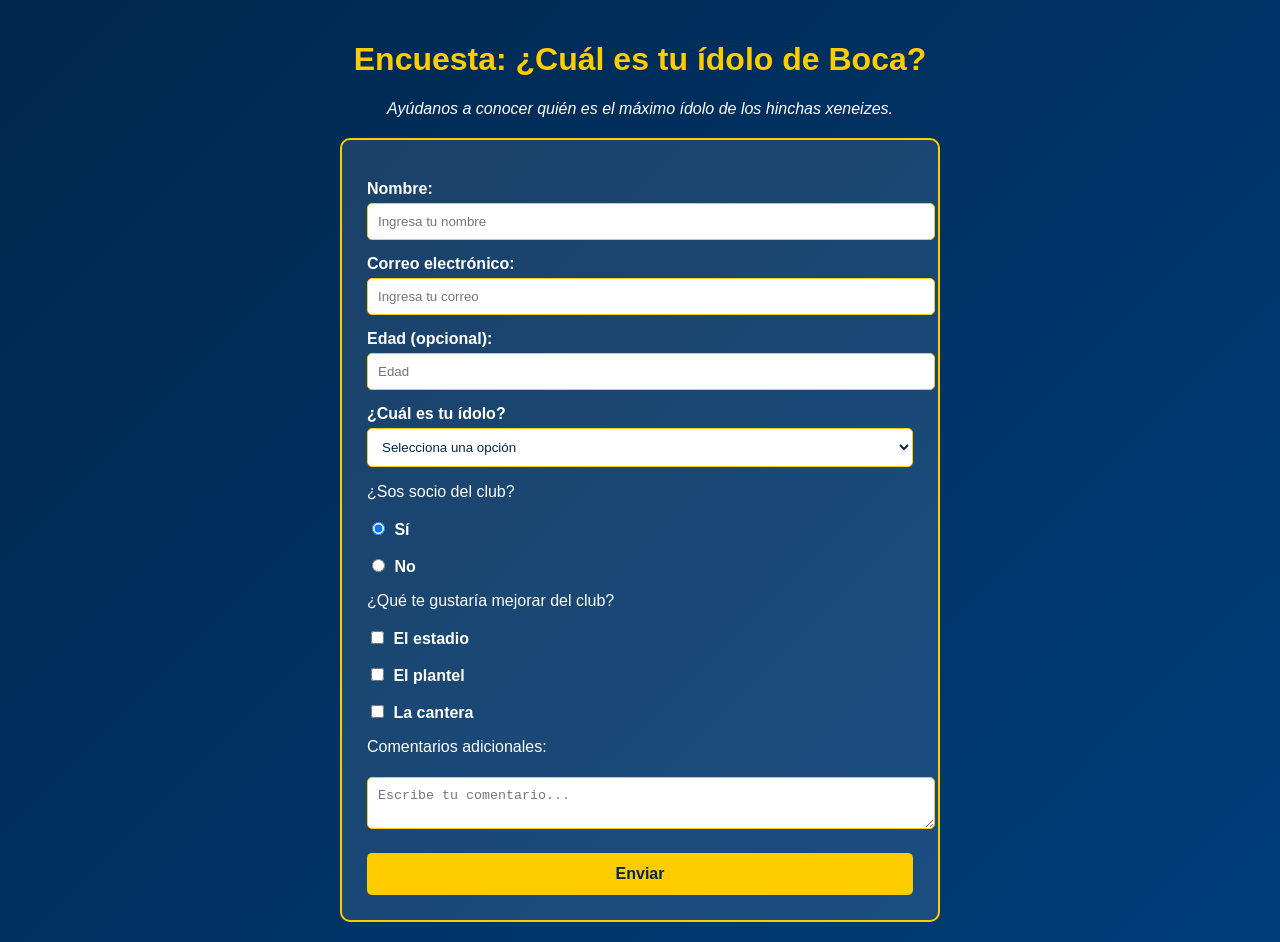
<file: para-FreeCodeCamp/Formulario de encuesta/index.html>
<!DOCTYPE html>
<html lang="es">
<head>
  <meta charset="UTF-8">
  <title>Encuesta - Ídolos de Boca</title>
  <link rel="stylesheet" href="styles.css">
</head>
<body>
  <h1 id="title">Encuesta: ¿Cuál es tu ídolo de Boca?</h1>
  <p id="description">Ayúdanos a conocer quién es el máximo ídolo de los hinchas xeneizes.</p>
  <form id="survey-form">
    <label id="name-label" for="name">Nombre:</label>
    <input id="name" type="text" placeholder="Ingresa tu nombre" required>
    <label id="email-label" for="email">Correo electrónico:</label>
    <input id="email" type="email" placeholder="Ingresa tu correo" required>

    <label id="number-label" for="number">Edad (opcional):</label>
    <input id="number" type="number" min="10" max="99" placeholder="Edad">
    <label for="dropdown">¿Cuál es tu ídolo?</label>
    <select id="dropdown">
      <option value="">Selecciona una opción</option>
      <option value="riquelme">Juan Román Riquelme</option>
      <option value="maradona">Diego Maradona</option>
      <option value="palermo">Martín Palermo</option>
      <option value="tevez">Carlos Tevez</option>
      <option value="tevez">Leandro Paredes</option>
    </select>
    <p>¿Sos socio del club?</p>
    <label><input type="radio" name="socio" value="si" checked> Sí</label>
    <label><input type="radio" name="socio" value="no"> No</label>

    <p>¿Qué te gustaría mejorar del club?</p>
    <label><input type="checkbox" value="estadio"> El estadio</label>
    <label><input type="checkbox" value="plantel"> El plantel</label>
    <label><input type="checkbox" value="cantera"> La cantera</label>
    <p>Comentarios adicionales:</p>
    <textarea placeholder="Escribe tu comentario..."></textarea>
    <button id="submit" type="submit">Enviar</button>
  </form>
</body>
</html>
</file>
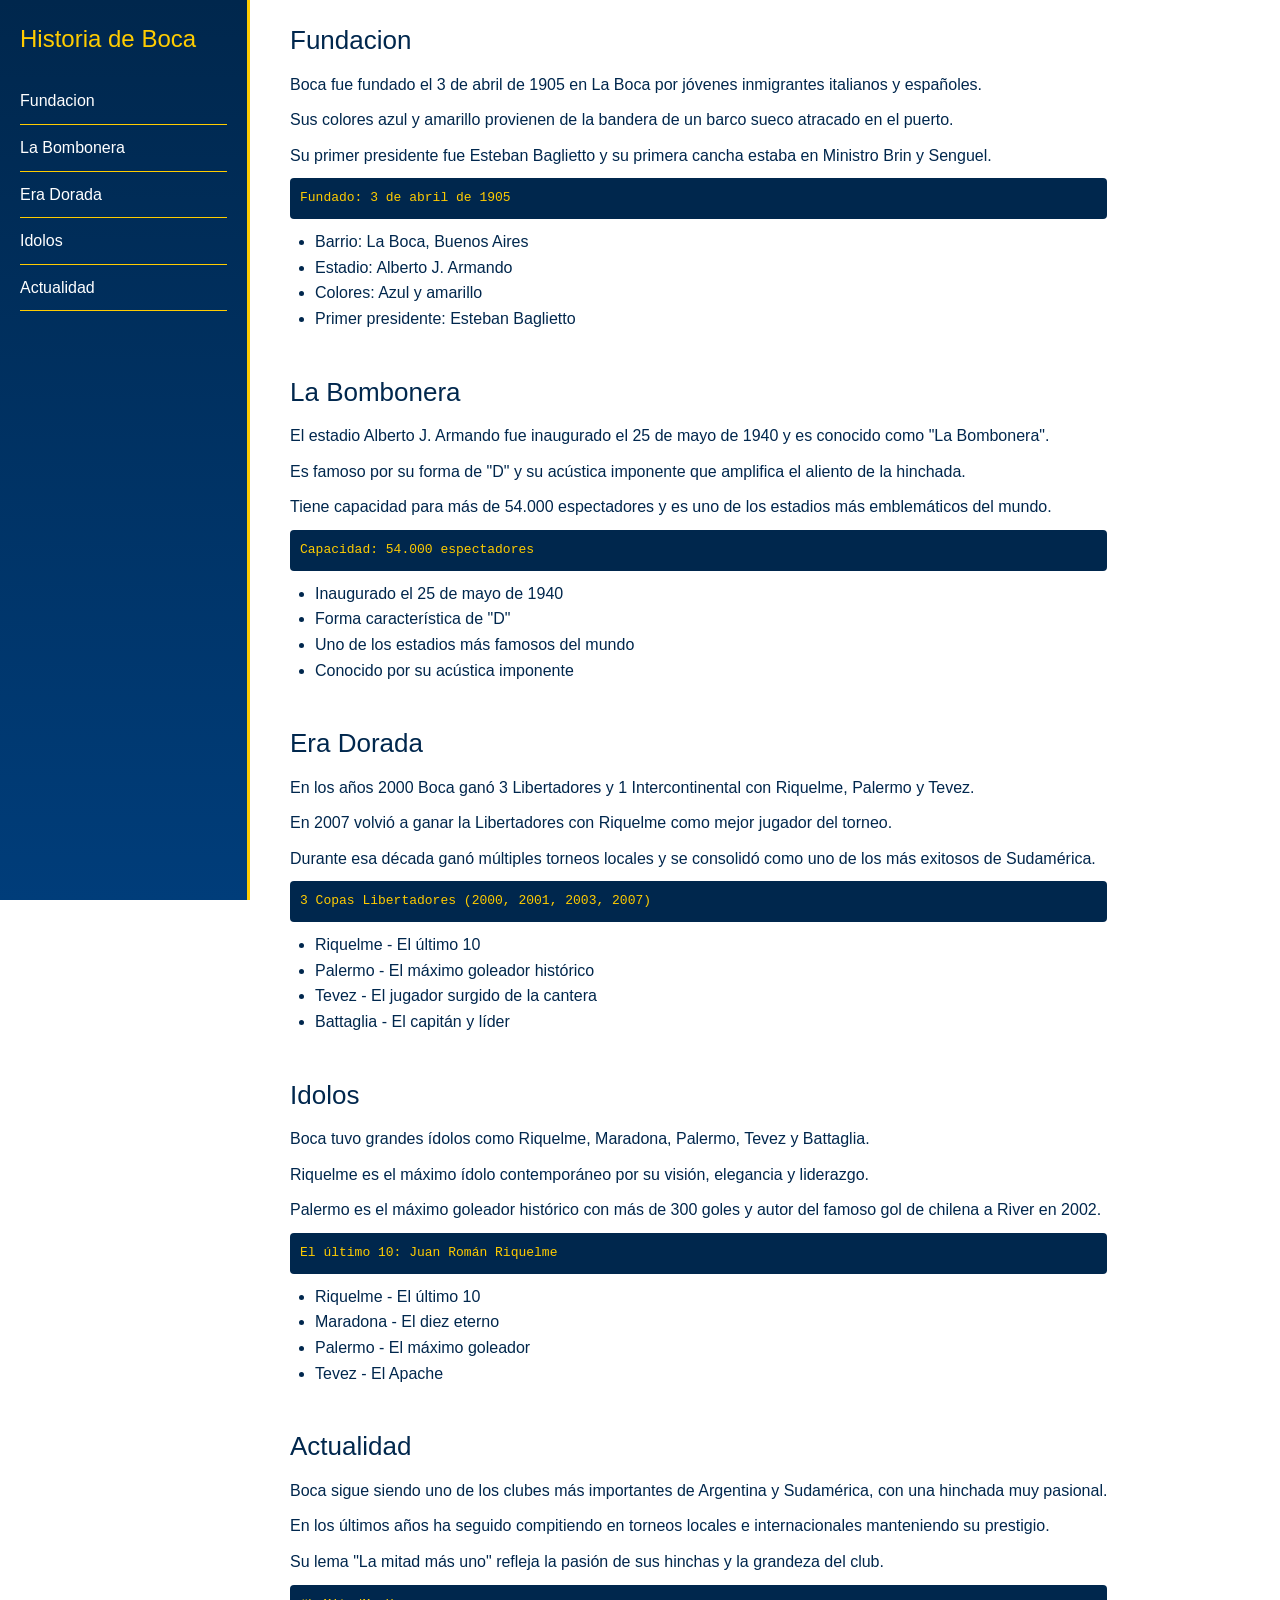
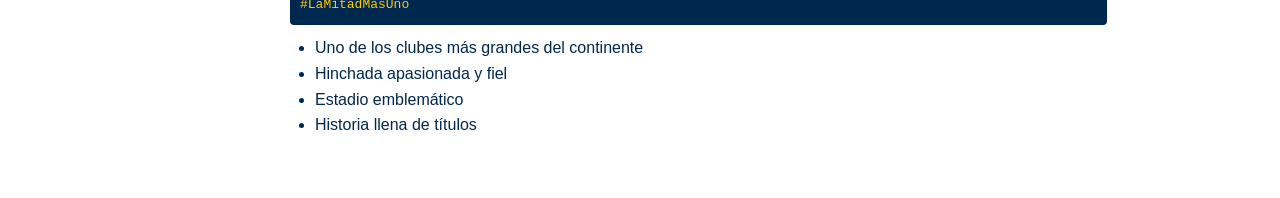
<file: para-FreeCodeCamp/Página de documentación técnica/index.html>
<!DOCTYPE html>
<html lang="es">
<head>
  <meta charset="UTF-8">
  <meta name="viewport" content="width=device-width, initial-scale=1.0">
  <title>Historia de Boca Juniors</title>
  <link rel="stylesheet" href="styles.css">
</head>
<body>
  <nav id="navbar">
    <header>Historia de Boca</header>
    <a class="nav-link" href="#Fundacion">Fundacion</a>
    <a class="nav-link" href="#La_Bombonera">La Bombonera</a>
    <a class="nav-link" href="#Era_Dorada">Era Dorada</a>
    <a class="nav-link" href="#Idolos">Idolos</a>
    <a class="nav-link" href="#Actualidad">Actualidad</a>
  </nav>
  <main id="main-doc">
    <section class="main-section" id="Fundacion">
      <header>Fundacion</header>
      <p>Boca fue fundado el 3 de abril de 1905 en La Boca por jóvenes inmigrantes italianos y españoles.</p>
      <p>Sus colores azul y amarillo provienen de la bandera de un barco sueco atracado en el puerto.</p>
      <p>Su primer presidente fue Esteban Baglietto y su primera cancha estaba en Ministro Brin y Senguel.</p>
      <code>Fundado: 3 de abril de 1905</code>
      <ul>
        <li>Barrio: La Boca, Buenos Aires</li>
        <li>Estadio: Alberto J. Armando</li>
        <li>Colores: Azul y amarillo</li>
        <li>Primer presidente: Esteban Baglietto</li>
      </ul>
    </section>
    <section class="main-section" id="La_Bombonera">
      <header>La Bombonera</header>
      <p>El estadio Alberto J. Armando fue inaugurado el 25 de mayo de 1940 y es conocido como "La Bombonera".</p>
      <p>Es famoso por su forma de "D" y su acústica imponente que amplifica el aliento de la hinchada.</p>
      <p>Tiene capacidad para más de 54.000 espectadores y es uno de los estadios más emblemáticos del mundo.</p>
      <code>Capacidad: 54.000 espectadores</code>
      <ul>
        <li>Inaugurado el 25 de mayo de 1940</li>
        <li>Forma característica de "D"</li>
        <li>Uno de los estadios más famosos del mundo</li>
        <li>Conocido por su acústica imponente</li>
      </ul>
    </section>
    <section class="main-section" id="Era_Dorada">
      <header>Era Dorada</header>
      <p>En los años 2000 Boca ganó 3 Libertadores y 1 Intercontinental con Riquelme, Palermo y Tevez.</p>
      <p>En 2007 volvió a ganar la Libertadores con Riquelme como mejor jugador del torneo.</p>
      <p>Durante esa década ganó múltiples torneos locales y se consolidó como uno de los más exitosos de Sudamérica.</p>
      <code>3 Copas Libertadores (2000, 2001, 2003, 2007)</code>
      <ul>
        <li>Riquelme - El último 10</li>
        <li>Palermo - El máximo goleador histórico</li>
        <li>Tevez - El jugador surgido de la cantera</li>
        <li>Battaglia - El capitán y líder</li>
      </ul>
    </section>
    <section class="main-section" id="Idolos">
      <header>Idolos</header>
      <p>Boca tuvo grandes ídolos como Riquelme, Maradona, Palermo, Tevez y Battaglia.</p>
      <p>Riquelme es el máximo ídolo contemporáneo por su visión, elegancia y liderazgo.</p>
      <p>Palermo es el máximo goleador histórico con más de 300 goles y autor del famoso gol de chilena a River en 2002.</p>
      <code>El último 10: Juan Román Riquelme</code>
      <ul>
        <li>Riquelme - El último 10</li>
        <li>Maradona - El diez eterno</li>
        <li>Palermo - El máximo goleador</li>
        <li>Tevez - El Apache</li>
      </ul>
    </section>
    <section class="main-section" id="Actualidad">
      <header>Actualidad</header>
      <p>Boca sigue siendo uno de los clubes más importantes de Argentina y Sudamérica, con una hinchada muy pasional.</p>
      <p>En los últimos años ha seguido compitiendo en torneos locales e internacionales manteniendo su prestigio.</p>
      <p>Su lema "La mitad más uno" refleja la pasión de sus hinchas y la grandeza del club.</p>
      <code>#LaMitadMasUno</code>
      <ul>
        <li>Uno de los clubes más grandes del continente</li>
        <li>Hinchada apasionada y fiel</li>
        <li>Estadio emblemático</li>
        <li>Historia llena de títulos</li>
      </ul>
    </section>
  </main>
</body>
</html>
</file>
<file: para-FreeCodeCamp/Formulario de encuesta/styles.css>
body {
  font-family: Arial, sans-serif;
  background: linear-gradient(135deg, #00274d 0%, #003d7a 100%);
  color: #fff;
  padding: 20px;
  max-width: 600px;
  margin: auto;
}
h1 {
  text-align: center;
  color: #ffcc00;
}
#description {
  text-align: center;
  font-style: italic;
  margin-bottom: 20px;
}
form {
  background: rgba(255, 255, 255, 0.1);
  padding: 25px;
  border-radius: 10px;
  border: 2px solid #ffcc00;
}
label {
  display: block;
  margin-top: 15px;
  font-weight: bold;
}
input, select, textarea {
  width: 100%;
  padding: 10px;
  margin-top: 5px;
  border: 1px solid #ffcc00;
  border-radius: 5px;
  background: #fff;
  color: #00274d;
}
input[type="radio"],
input[type="checkbox"] {
  width: auto;
  margin-right: 5px;
}
button {
  margin-top: 20px;
  width: 100%;
  padding: 12px;
  background: #ffcc00;
  color: #00274d;
  border: none;
  border-radius: 5px;
  cursor: pointer;
  font-size: 16px;
  font-weight: bold;
}
button:hover {
  background: #ffd633;
}
</file>
<file: para-FreeCodeCamp/Página de documentación técnica/styles.css>
* {
  margin: 0;
  padding: 0;
  box-sizing: border-box;
}

body {
  font-family: Arial, sans-serif;
  display: flex;
  line-height: 1.6;
  color: #00274d;
}

#navbar {
  position: fixed;
  left: 0;
  top: 0;
  width: 250px;
  height: 100vh;
  background: linear-gradient(180deg, #00274d 0%, #003d7a 100%);
  color: #fff;
  padding: 20px;
  overflow-y: auto;
  border-right: 3px solid #ffcc00;
}

#navbar header {
  font-size: 24px;
  margin-bottom: 20px;
  color: #ffcc00;
}

.nav-link {
  display: block;
  color: #fff;
  text-decoration: none;
  padding: 10px 0;
  border-bottom: 1px solid #ffcc00;
}

.nav-link:hover {
  color: #ffcc00;
}

#main-doc {
  margin-left: 270px;
  padding: 20px;
}

.main-section {
  margin-bottom: 40px;
}

.main-section header {
  font-size: 26px;
  margin-bottom: 10px;
  color: #00274d;
}

.main-section p {
  margin: 10px 0;
}

.main-section code {
  display: block;
  background: #00274d;
  color: #ffcc00;
  padding: 10px;
  margin: 10px 0;
  border-radius: 4px;
  font-family: monospace;
}

.main-section ul {
  margin-left: 25px;
}

@media (max-width: 768px) {
  body {
    flex-direction: column;
  }

  #navbar {
    position: relative;
    width: 100%;
    height: auto;
  }

  #main-doc {
    margin-left: 0;
  }
}
</file>
